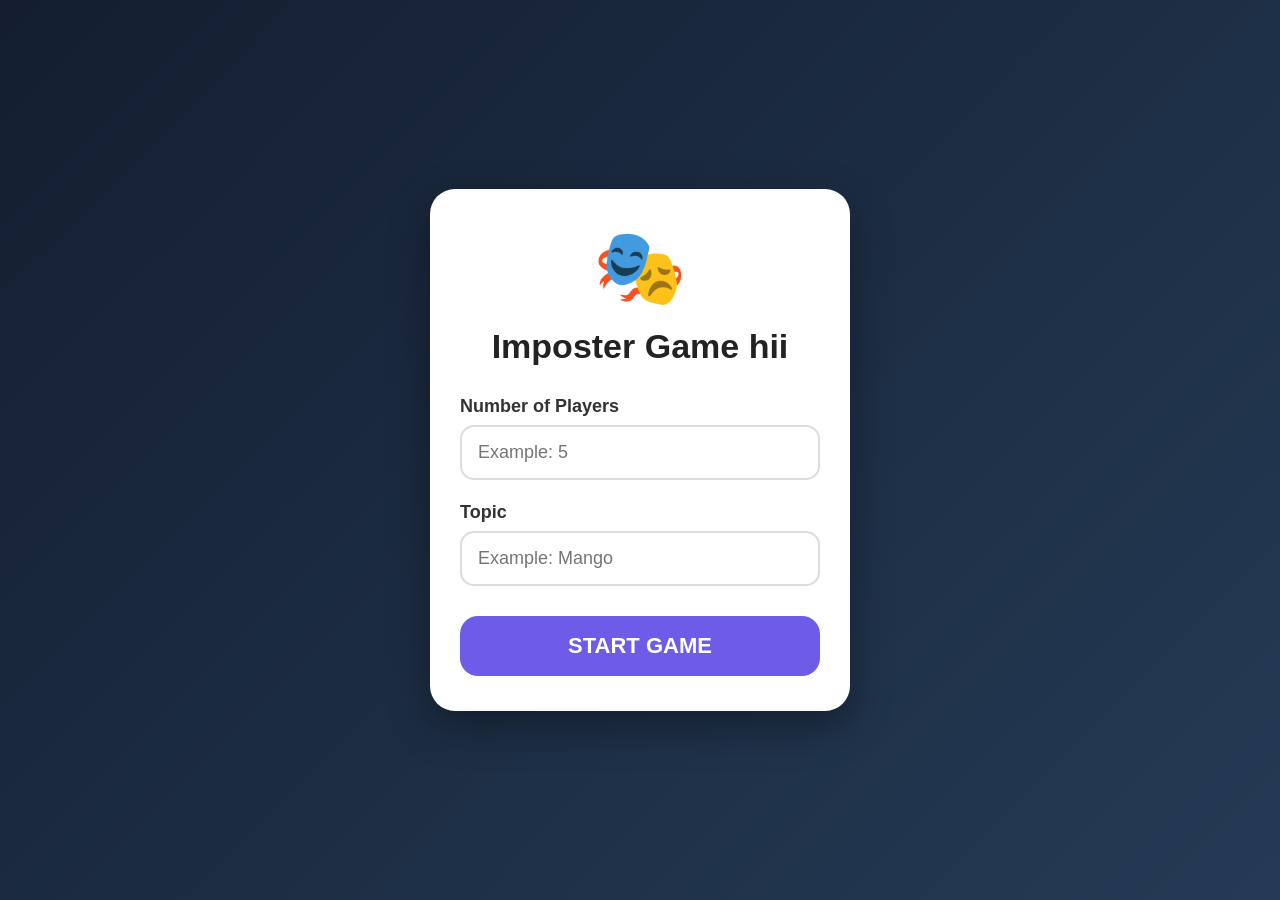
<file: templates/index.html>
<!DOCTYPE html>

<html>

<head>

<title>Imposter Game</title>

<meta name="viewport" content="width=device-width, initial-scale=1.0">

<link rel="stylesheet" href="/static/style.css">

</head>


<body>


<div class="game-card">


<div class="logo">
🎭
</div>


<h1>
Imposter Game hii
</h1>



<form action="/start" method="POST">


<label>
Number of Players
</label>


<input 
type="number"
name="players"
placeholder="Example: 5"
required>


<label>
Topic
</label>


<input
type="text"
name="topic"
placeholder="Example: Mango"
required>



<button>
START GAME
</button>


</form>


</div>


</body>

</html>
</file>
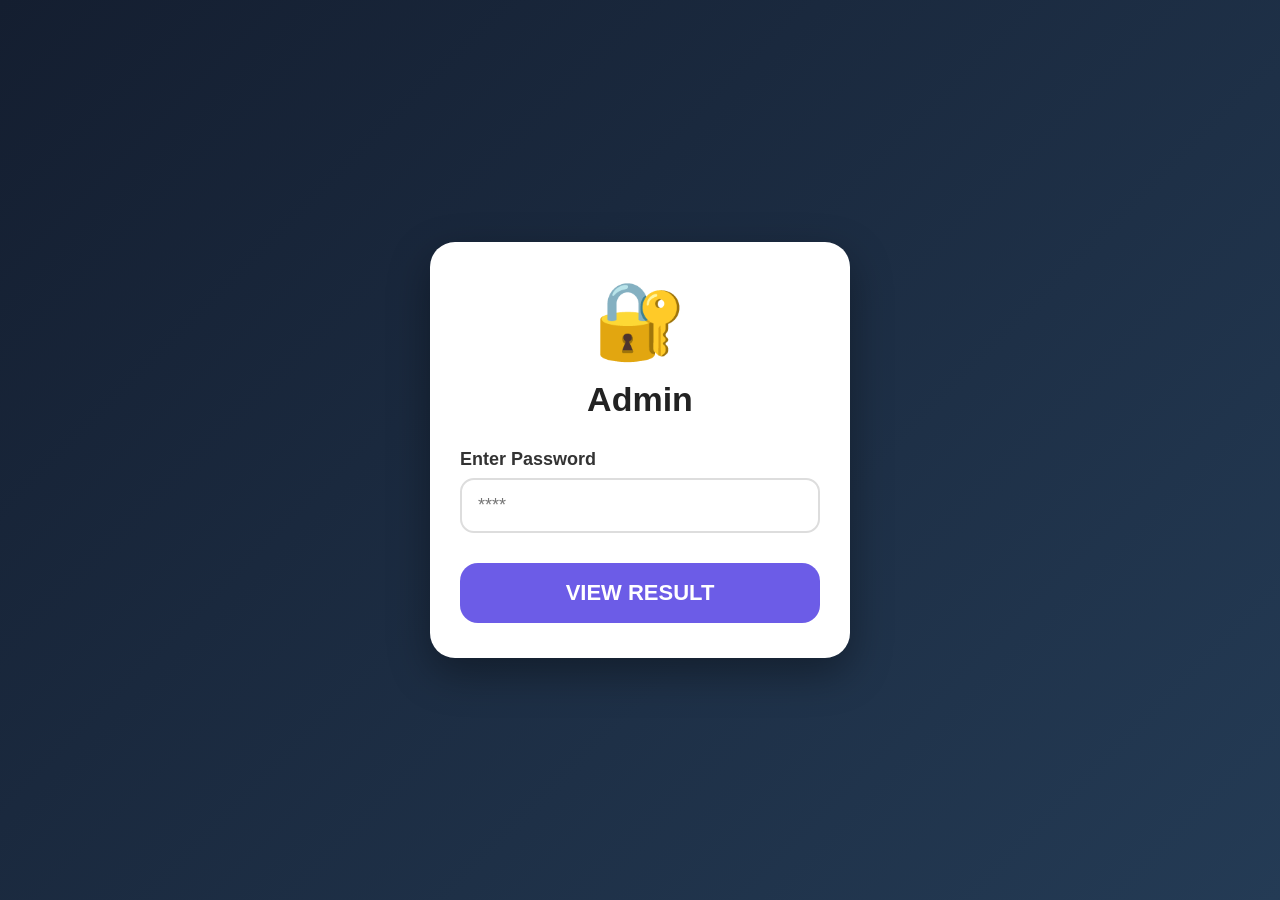
<file: templates/password.html>
<!DOCTYPE html>

<html>

<head>

<title>Password</title>

<meta name="viewport" content="width=device-width, initial-scale=1.0">

<link rel="stylesheet" href="/static/style.css">

</head>


<body>


<div class="game-card">


<div class="logo">
🔐
</div>


<h1>
Admin
</h1>


<form method="POST">


<label>
Enter Password
</label>


<input 
type="password"
name="password"
placeholder="****"
required
>


<button>
VIEW RESULT
</button>


</form>


</div>


</body>

</html>
</file>
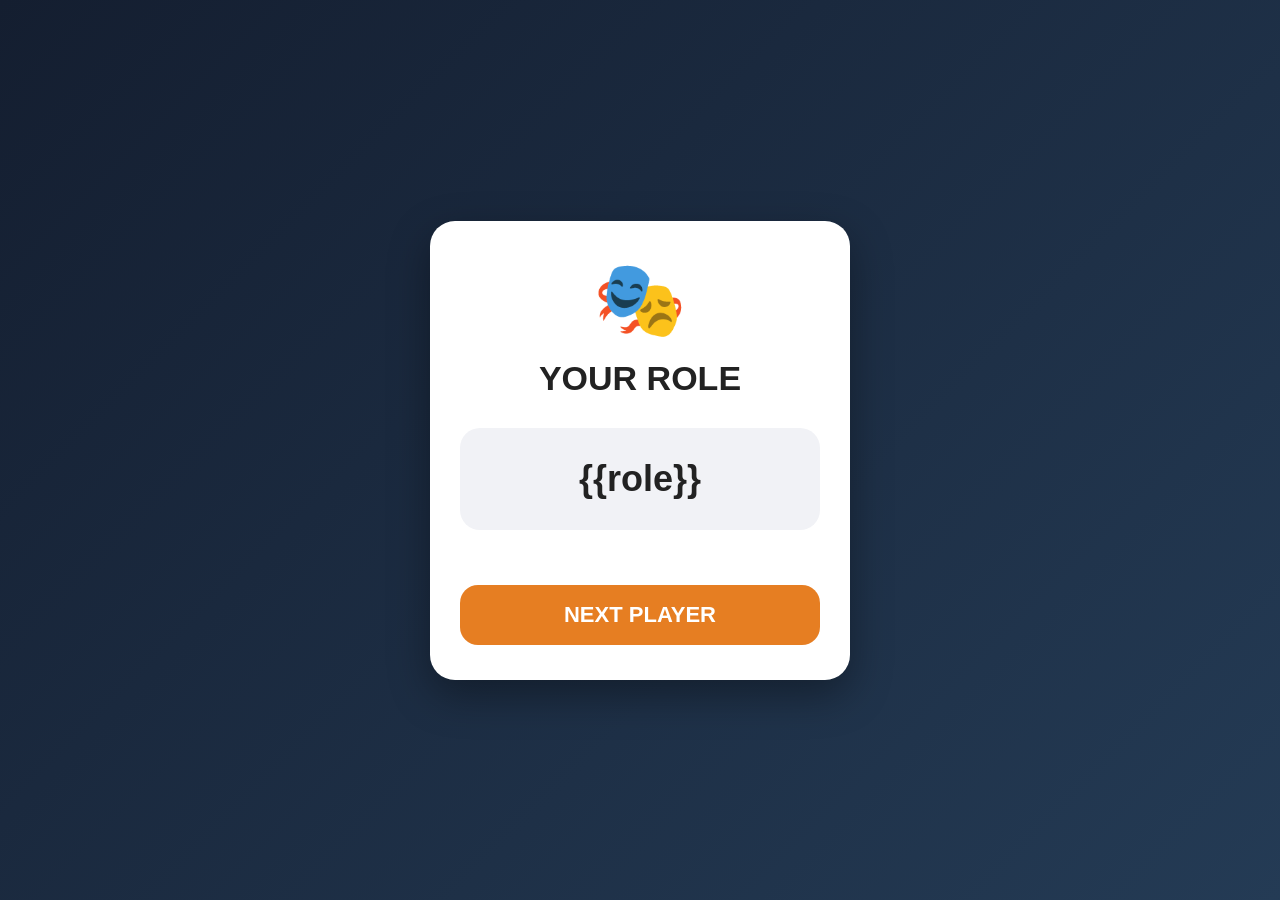
<file: templates/role.html>
<!DOCTYPE html>

<html>

<head>

<title>Your Role</title>

<meta name="viewport" content="width=device-width, initial-scale=1.0">

<link rel="stylesheet" href="/static/style.css">

</head>


<body>


<div class="game-card">


<div class="logo">
🎭
</div>


<h1>
YOUR ROLE
</h1>



<div class="role-box">

{{role}}

</div>



<a href="/next" class="btn-link">

<button class="next-btn">
NEXT PLAYER
</button>

</a>


</div>


</body>

</html>
</file>
<file: static/style.css>
* {
    box-sizing: border-box;
}


body {

    margin: 0;

    min-height: 100vh;

    background: linear-gradient(
        135deg,
        #141e30,
        #243b55
    );

    font-family: Arial, sans-serif;

    display: flex;

    justify-content: center;

    align-items: center;

    padding: 15px;

}



/* Main Card */

.game-card {

    width: 100%;

    max-width: 420px;

    background: white;

    color: #222;

    padding: 35px 30px;

    border-radius: 25px;

    text-align: center;

    box-shadow:
        0 15px 40px rgba(0,0,0,0.35);

}



/* Logo */

.logo {

    font-size: 75px;

    margin-bottom: 10px;

}



/* Headings */

h1 {

    font-size: 34px;

    margin: 15px 0 30px;

}


h2 {

    font-size: 28px;

    margin: 15px 0;

}


p {

    font-size: 20px;

    color:#555;

}



/* Form Label */

label {

    display: block;

    text-align: left;

    margin-top: 22px;

    margin-bottom: 8px;

    font-size: 18px;

    font-weight: bold;

    color: #333;

}



/* Input Box */

input {

    width: 100%;

    height: 55px;

    padding: 0 16px;

    border-radius: 14px;

    border: 2px solid #ddd;

    font-size: 18px;

    background: white;

    outline: none;

}



input:focus {

    border-color:#6c5ce7;

    box-shadow:
    0 0 8px rgba(108,92,231,0.3);

}



/* Buttons */

button {

    width:100%;

    height:60px;

    margin-top:30px;

    border:none;

    border-radius:18px;

    background:#6c5ce7;

    color:white;

    font-size:22px;

    font-weight:bold;

    cursor:pointer;

}



button:active {

    transform:scale(0.96);

}



.btn-link {

    text-decoration:none;

}



/* Role Box */

.role-box {

    margin:25px 0;

    padding:30px;

    border-radius:20px;

    background:#f1f2f6;

    font-size:36px;

    font-weight:bold;

}



/* Next Button */

.next-btn {

    background:#e67e22;

}



/* Result */

.result {

    text-align:left;

    background:#f5f5f5;

    padding:18px;

    border-radius:15px;

    margin:15px 0;

    font-size:20px;

}



/* Danger */

.danger-btn {

    background:#e74c3c;

}



/* Mobile Optimization */

@media(max-width:450px){


    body {

        padding:12px;

    }



    .game-card {

        width:100%;

        padding:35px 25px;

        border-radius:25px;

    }



    .logo {

        font-size:90px;

    }



    h1 {

        font-size:36px;

    }



    h2 {

        font-size:30px;

    }



    label {

        font-size:20px;

    }



    input {

        height:60px;

        font-size:20px;

        padding:0 18px;

    }



    button {

        height:65px;

        font-size:24px;

    }


}
</file>
